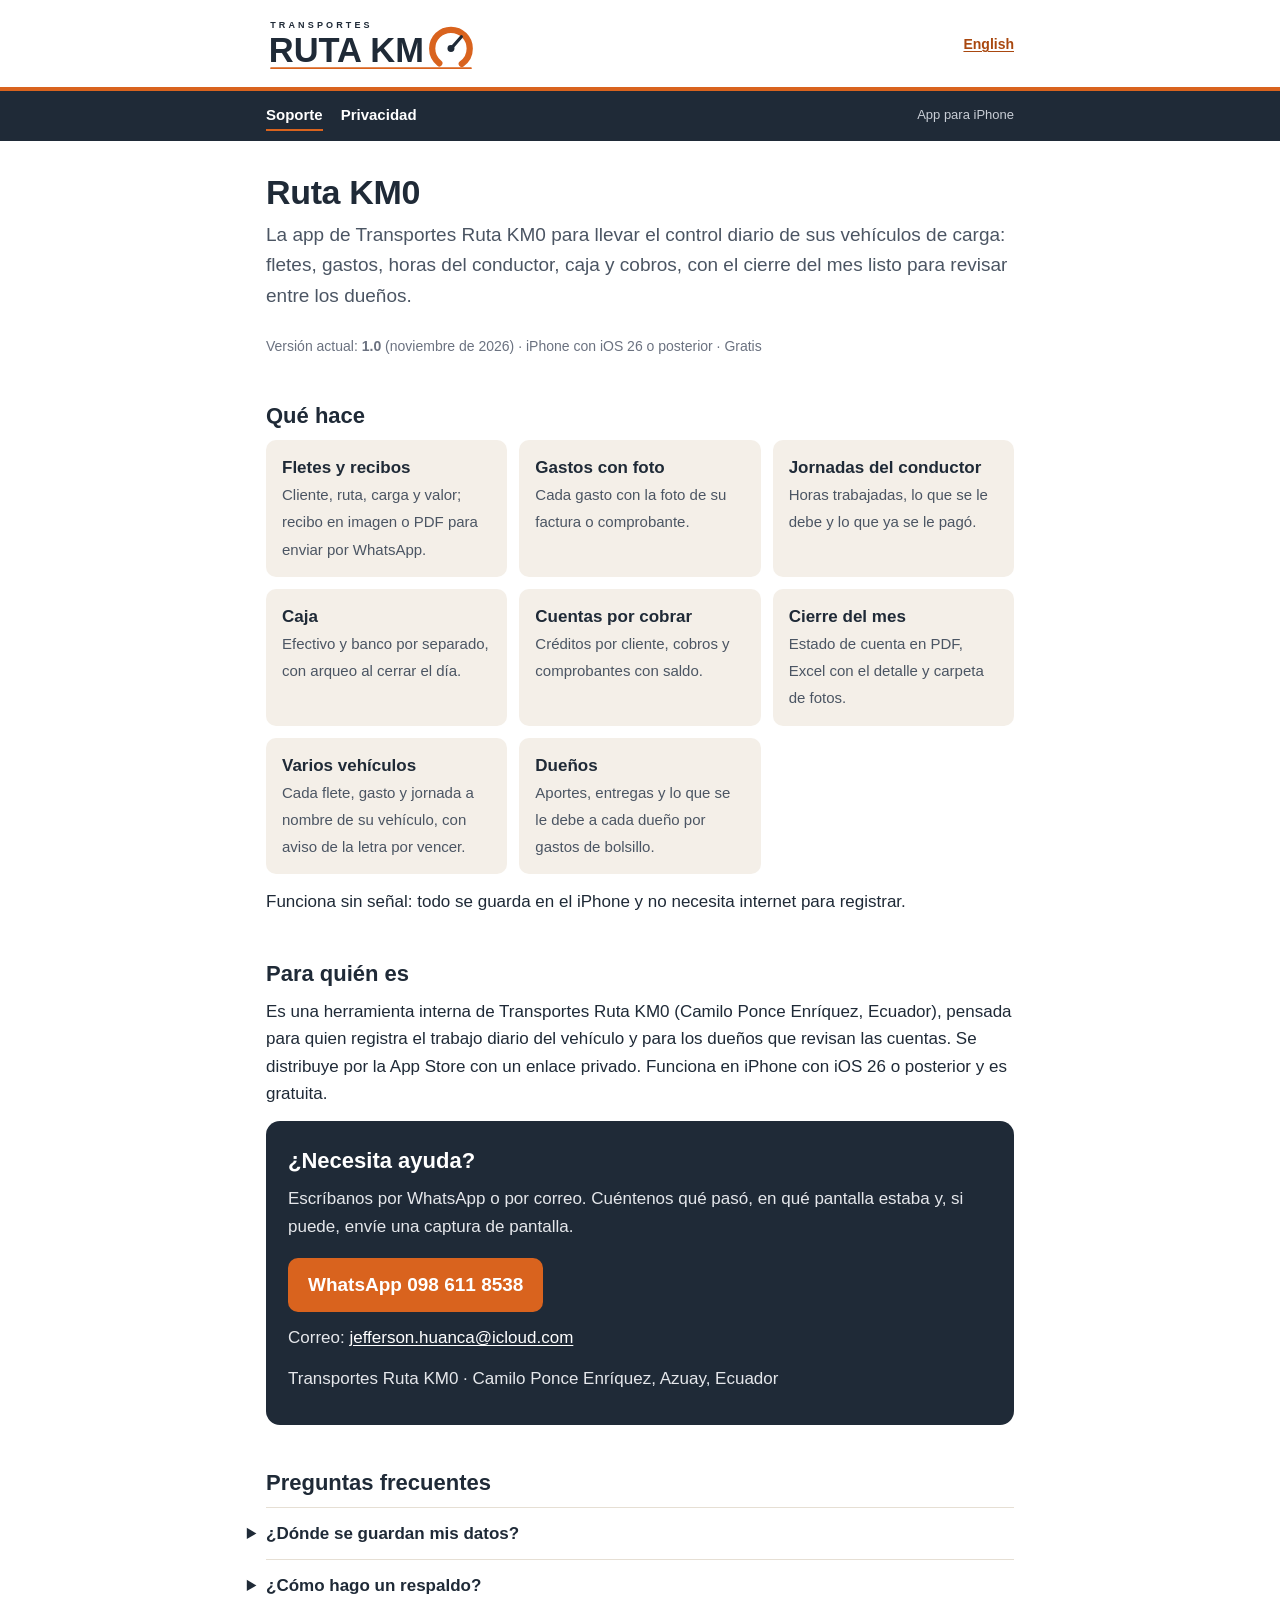
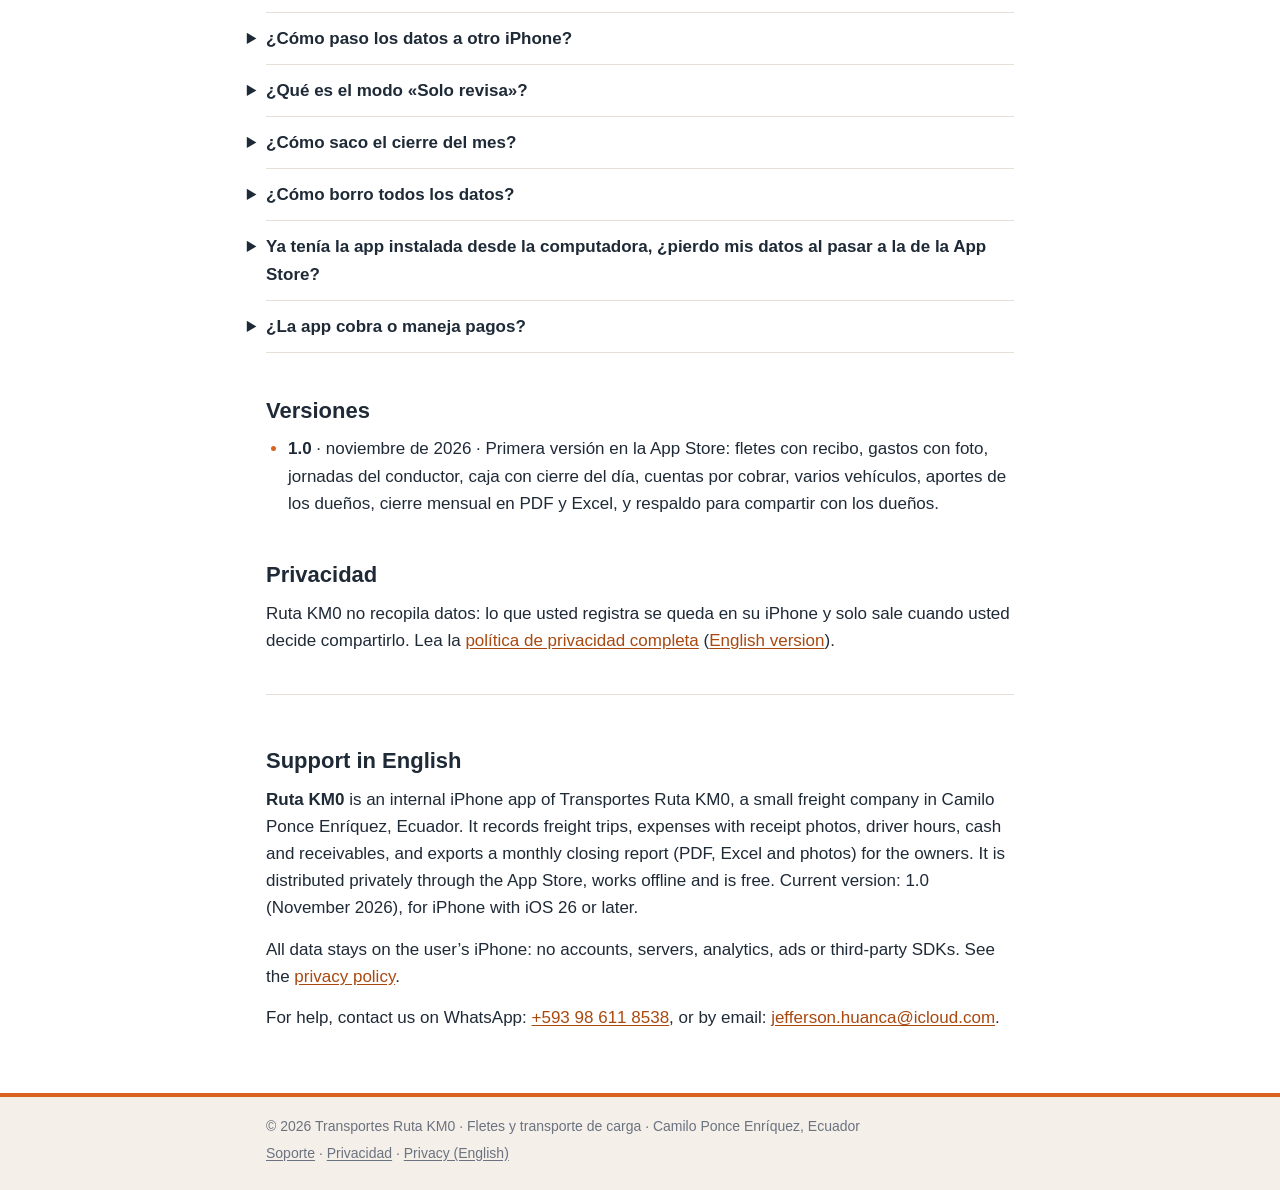
<file: index.html>
<!doctype html>
<html lang="es-EC">
<head>
<meta charset="utf-8">
<meta name="viewport" content="width=device-width, initial-scale=1">
<title>Soporte · Ruta KM0</title>
<meta name="description" content="Soporte de Ruta KM0, la app de Transportes Ruta KM0 para controlar fletes, gastos, jornadas, caja y cobros de una camioneta de carga.">
<link rel="icon" type="image/png" href="favicon.png">
<link rel="apple-touch-icon" href="apple-touch-icon.png">
<link rel="stylesheet" href="estilos.css">
</head>
<body>

<header class="cabecera">
  <div class="contenedor">
    <a href="index.html" aria-label="Ruta KM0, inicio y soporte">
      <svg class="logo" viewBox="28 64 604 152" role="img" aria-labelledby="logo-t" xmlns="http://www.w3.org/2000/svg">
        <title id="logo-t">Transportes Ruta KM0</title>
        <text x="40" y="92" font-size="26" font-weight="700" letter-spacing="9">TRANSPORTES</text>
        <text x="36" y="190" font-size="100" font-weight="900" textLength="446" lengthAdjust="spacingAndGlyphs">RUTA KM</text>
        <g transform="translate(560 152)">
          <circle r="54" fill="none" stroke="#D9631E" stroke-width="18" stroke-dasharray="268 72" stroke-dashoffset="-36" stroke-linecap="round" transform="rotate(90)"/>
          <line class="aguja" x1="0" y1="0" x2="30" y2="-34" stroke-width="9" stroke-linecap="round"/>
          <circle class="tinta" r="10"/>
        </g>
        <rect x="40" y="206" width="580" height="5" rx="2.5" fill="#D9631E"/>
      </svg>
    </a>
    <a class="idioma" href="#english" hreflang="en" lang="en">English</a>
  </div>
  <div class="filete"></div>
  <div class="barra">
    <div class="contenedor">
      <nav aria-label="Secciones">
        <a href="index.html" aria-current="page">Soporte</a>
        <a href="privacidad.html">Privacidad</a>
      </nav>
      <span class="vigencia">App para iPhone</span>
    </div>
  </div>
</header>

<main class="contenedor">
  <h1>Ruta KM0</h1>
  <p class="entrada">La app de Transportes Ruta KM0 para llevar el control diario de sus vehículos de carga: fletes, gastos, horas del conductor, caja y cobros, con el cierre del mes listo para revisar entre los dueños.</p>
  <p class="meta">Versión actual: <strong>1.0</strong> (noviembre de 2026) · iPhone con iOS 26 o posterior · Gratis</p>

  <h2 id="que-es">Qué hace</h2>
  <ul class="tarjetas">
    <li><strong>Fletes y recibos</strong><span>Cliente, ruta, carga y valor; recibo en imagen o PDF para enviar por WhatsApp.</span></li>
    <li><strong>Gastos con foto</strong><span>Cada gasto con la foto de su factura o comprobante.</span></li>
    <li><strong>Jornadas del conductor</strong><span>Horas trabajadas, lo que se le debe y lo que ya se le pagó.</span></li>
    <li><strong>Caja</strong><span>Efectivo y banco por separado, con arqueo al cerrar el día.</span></li>
    <li><strong>Cuentas por cobrar</strong><span>Créditos por cliente, cobros y comprobantes con saldo.</span></li>
    <li><strong>Cierre del mes</strong><span>Estado de cuenta en PDF, Excel con el detalle y carpeta de fotos.</span></li>
    <li><strong>Varios vehículos</strong><span>Cada flete, gasto y jornada a nombre de su vehículo, con aviso de la letra por vencer.</span></li>
    <li><strong>Dueños</strong><span>Aportes, entregas y lo que se le debe a cada dueño por gastos de bolsillo.</span></li>
  </ul>
  <p>Funciona sin señal: todo se guarda en el iPhone y no necesita internet para registrar.</p>

  <h2 id="para-quien">Para quién es</h2>
  <p>Es una herramienta interna de Transportes Ruta KM0 (Camilo Ponce Enríquez, Ecuador), pensada para quien registra el trabajo diario del vehículo y para los dueños que revisan las cuentas. Se distribuye por la App Store con un enlace privado. Funciona en iPhone con iOS 26 o posterior y es gratuita.</p>

  <section class="contacto" aria-labelledby="ayuda">
    <h2 id="ayuda">¿Necesita ayuda?</h2>
    <p>Escríbanos por WhatsApp o por correo. Cuéntenos qué pasó, en qué pantalla estaba y, si puede, envíe una captura de pantalla.</p>
    <a class="boton" href="https://wa.me/593986118538">WhatsApp 098 611 8538</a>
    <p>Correo: <a href="mailto:jefferson.huanca@icloud.com">jefferson.huanca@icloud.com</a></p>
    <p>Transportes Ruta KM0 · Camilo Ponce Enríquez, Azuay, Ecuador</p>
  </section>

  <h2 id="preguntas">Preguntas frecuentes</h2>

  <details>
    <summary>¿Dónde se guardan mis datos?</summary>
    <p>Solo en su iPhone. La app no tiene cuentas, ni servidores, ni analítica, y Transportes Ruta KM0 no recibe lo que usted registra. Los detalles están en la <a href="privacidad.html">política de privacidad</a>.</p>
  </details>

  <details>
    <summary>¿Cómo hago un respaldo?</summary>
    <p>Vaya a <span class="ruta">Más › Datos y respaldo</span>, toque «Preparar respaldo completo» y luego «Compartir respaldo». Guárdelo en Archivos (iCloud Drive) o envíelo por WhatsApp a los dueños. Recomendamos hacerlo cada semana. El archivo no tiene contraseña: compártalo solo con personas de confianza.</p>
  </details>

  <details>
    <summary>¿Cómo paso los datos a otro iPhone?</summary>
    <p>Abra el archivo ZIP del respaldo desde WhatsApp o Archivos y elija «Ruta KM0», o entre a <span class="ruta">Más › Datos y respaldo</span> › «Importar respaldo». La app muestra un resumen del contenido y pide confirmación antes de reemplazar los datos de ese teléfono.</p>
  </details>

  <details>
    <summary>¿Qué es el modo «Solo revisa»?</summary>
    <p>En <span class="ruta">Más › Puesta en marcha</span> se elige el rol del teléfono. «Registra» es para quien anota el trabajo diario; «Solo revisa» es para los dueños: oculta los botones que modifican datos y deja ver, exportar e imprimir.</p>
  </details>

  <details>
    <summary>¿Cómo saco el cierre del mes?</summary>
    <p>En la pestaña Más toque «Exportar cierre del mes», elija el mes y genere el paquete. Puede compartir el paquete completo (ZIP), solo el estado de cuenta (PDF) o solo los datos (Excel), o imprimir el estado de cuenta.</p>
  </details>

  <details>
    <summary>¿Cómo borro todos los datos?</summary>
    <p>En <span class="ruta">Más › Datos y respaldo</span> toque «Borrar todos los datos de este teléfono» y confirme dos veces. No se puede deshacer, así que haga antes un respaldo si lo va a necesitar. Desinstalar la app también borra todo lo que guardó en el iPhone.</p>
  </details>

  <details>
    <summary>Ya tenía la app instalada desde la computadora, ¿pierdo mis datos al pasar a la de la App Store?</summary>
    <p>No. La versión de la App Store se instala encima de la anterior y conserva los datos. Por precaución, haga un respaldo en <span class="ruta">Más › Datos y respaldo</span> antes de actualizar.</p>
  </details>

  <details>
    <summary>¿La app cobra o maneja pagos?</summary>
    <p>No. La app es gratuita y no procesa pagos: solo registra los cobros y pagos que se hicieron por fuera.</p>
  </details>

  <h2 id="versiones">Versiones</h2>
  <ul>
    <li><strong>1.0</strong> · noviembre de 2026 · Primera versión en la App Store: fletes con recibo, gastos con foto, jornadas del conductor, caja con cierre del día, cuentas por cobrar, varios vehículos, aportes de los dueños, cierre mensual en PDF y Excel, y respaldo para compartir con los dueños.</li>
  </ul>

  <h2 id="privacidad">Privacidad</h2>
  <p>Ruta KM0 no recopila datos: lo que usted registra se queda en su iPhone y solo sale cuando usted decide compartirlo. Lea la <a href="privacidad.html">política de privacidad completa</a> (<a href="privacy.html" hreflang="en" lang="en">English version</a>).</p>

  <section class="ingles" id="english" lang="en" aria-labelledby="en-t">
    <h2 id="en-t">Support in English</h2>
    <p><strong>Ruta KM0</strong> is an internal iPhone app of Transportes Ruta KM0, a small freight company in Camilo Ponce Enríquez, Ecuador. It records freight trips, expenses with receipt photos, driver hours, cash and receivables, and exports a monthly closing report (PDF, Excel and photos) for the owners. It is distributed privately through the App Store, works offline and is free. Current version: 1.0 (November 2026), for iPhone with iOS 26 or later.</p>
    <p>All data stays on the user’s iPhone: no accounts, servers, analytics, ads or third-party SDKs. See the <a href="privacy.html">privacy policy</a>.</p>
    <p>For help, contact us on WhatsApp: <a href="https://wa.me/593986118538">+593 98 611 8538</a>, or by email: <a href="mailto:jefferson.huanca@icloud.com">jefferson.huanca@icloud.com</a>.</p>
  </section>
</main>

<footer class="pie">
  <div class="contenedor">
    <p>© 2026 Transportes Ruta KM0 · Fletes y transporte de carga · Camilo Ponce Enríquez, Ecuador</p>
    <p><a href="index.html">Soporte</a> · <a href="privacidad.html">Privacidad</a> · <a href="privacy.html" hreflang="en" lang="en">Privacy (English)</a></p>
  </div>
</footer>

</body>
</html>
</file>
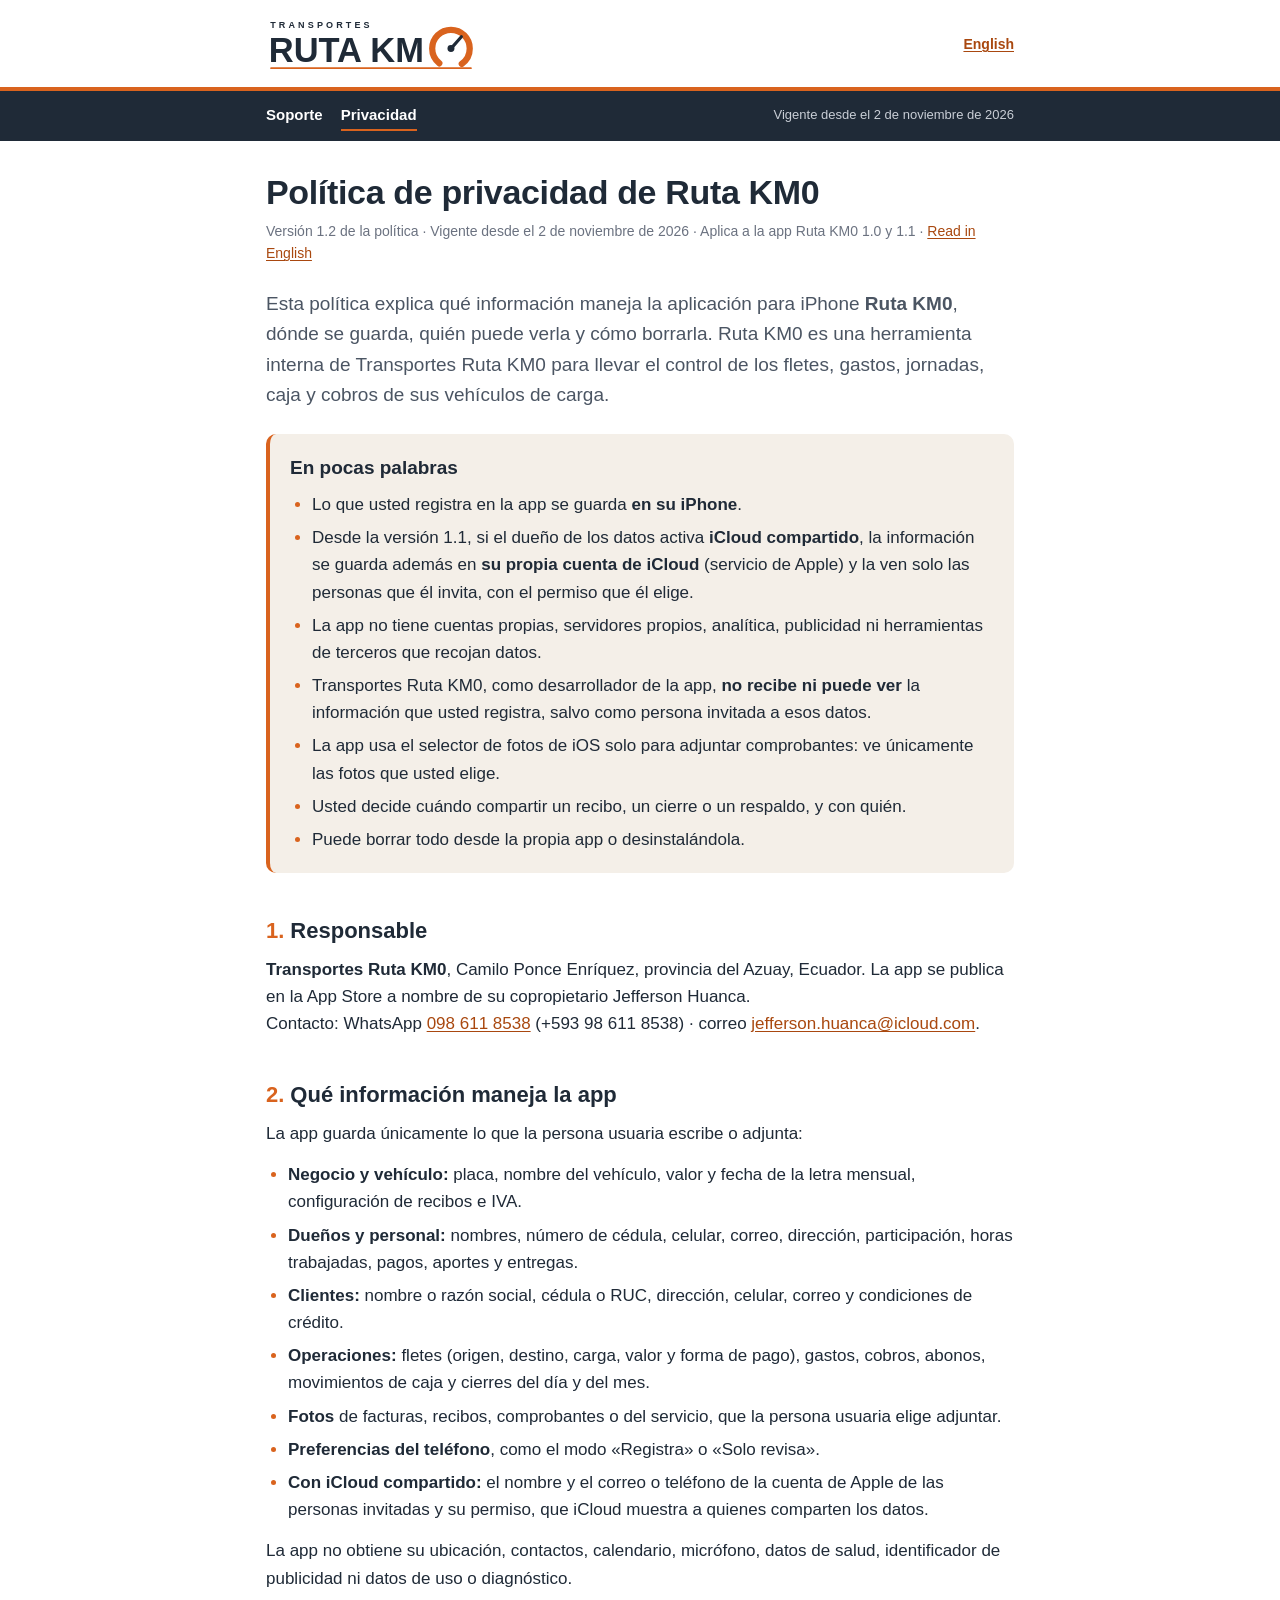
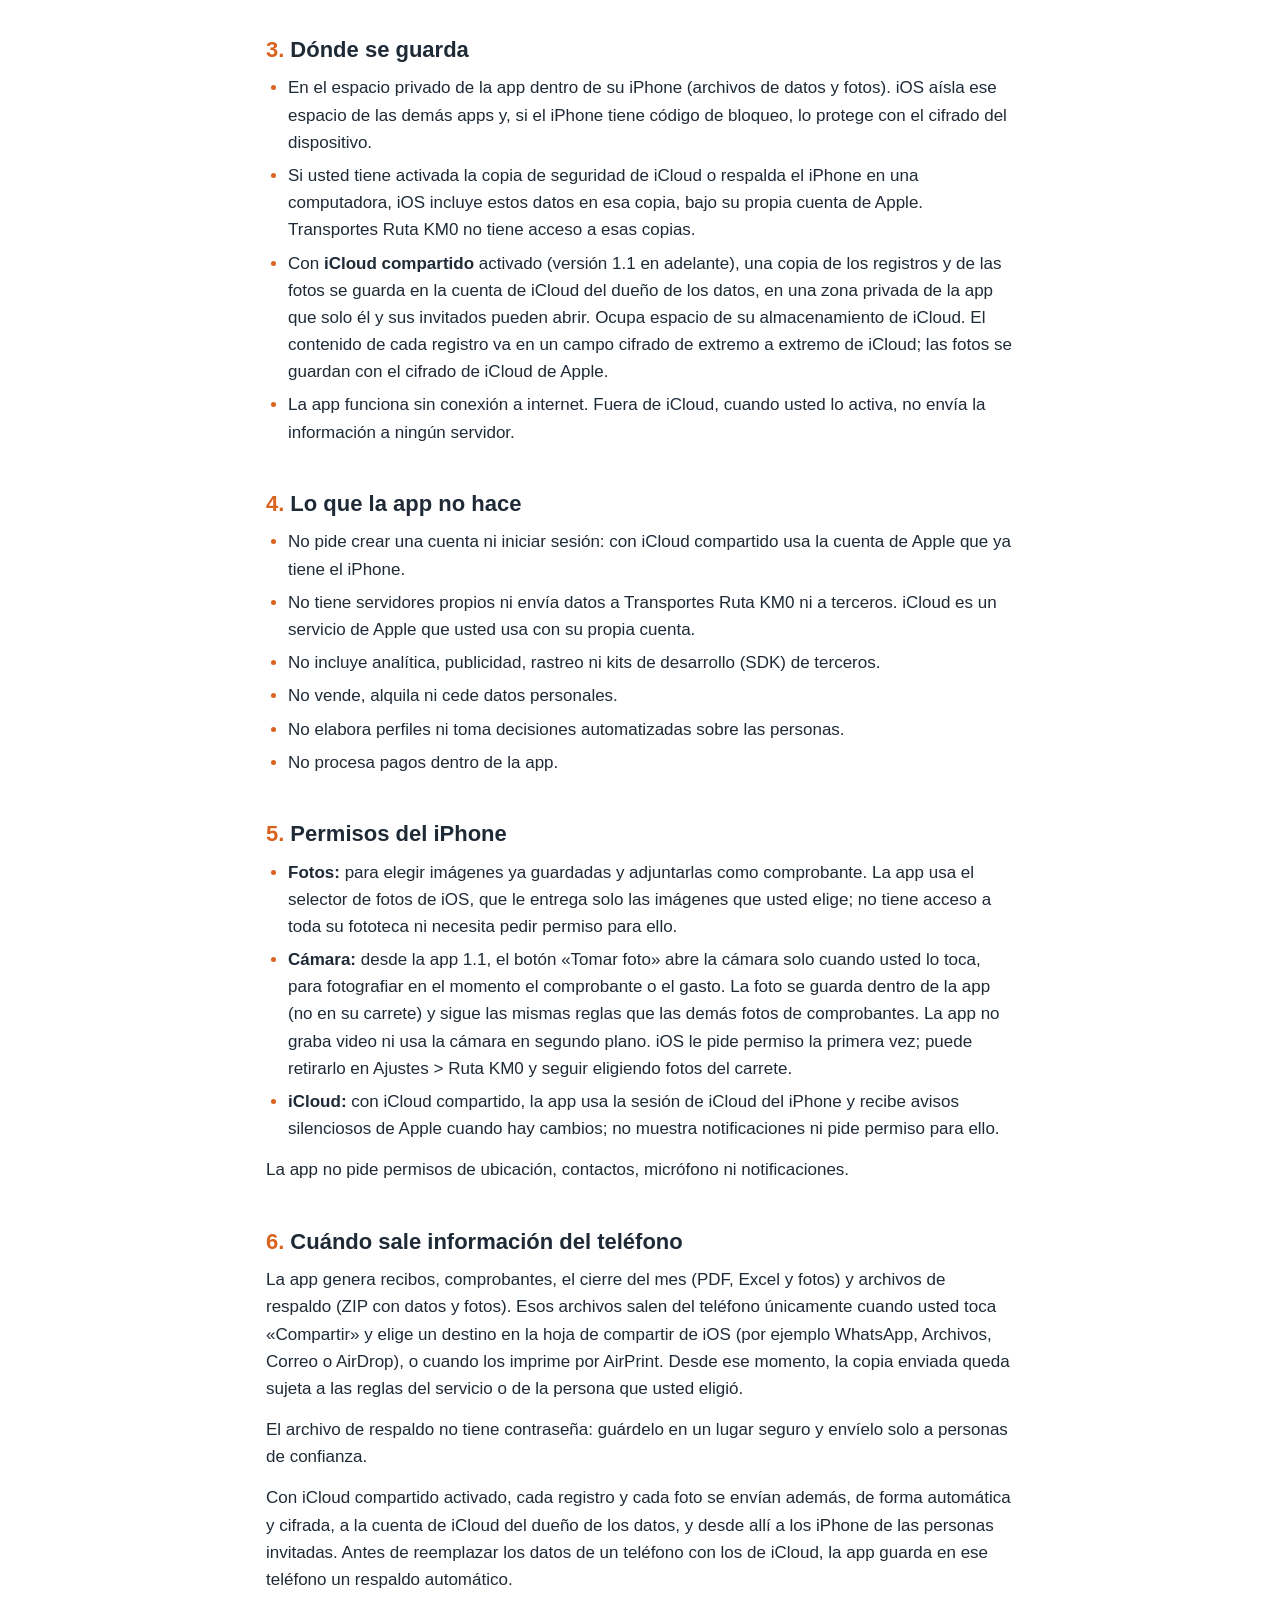
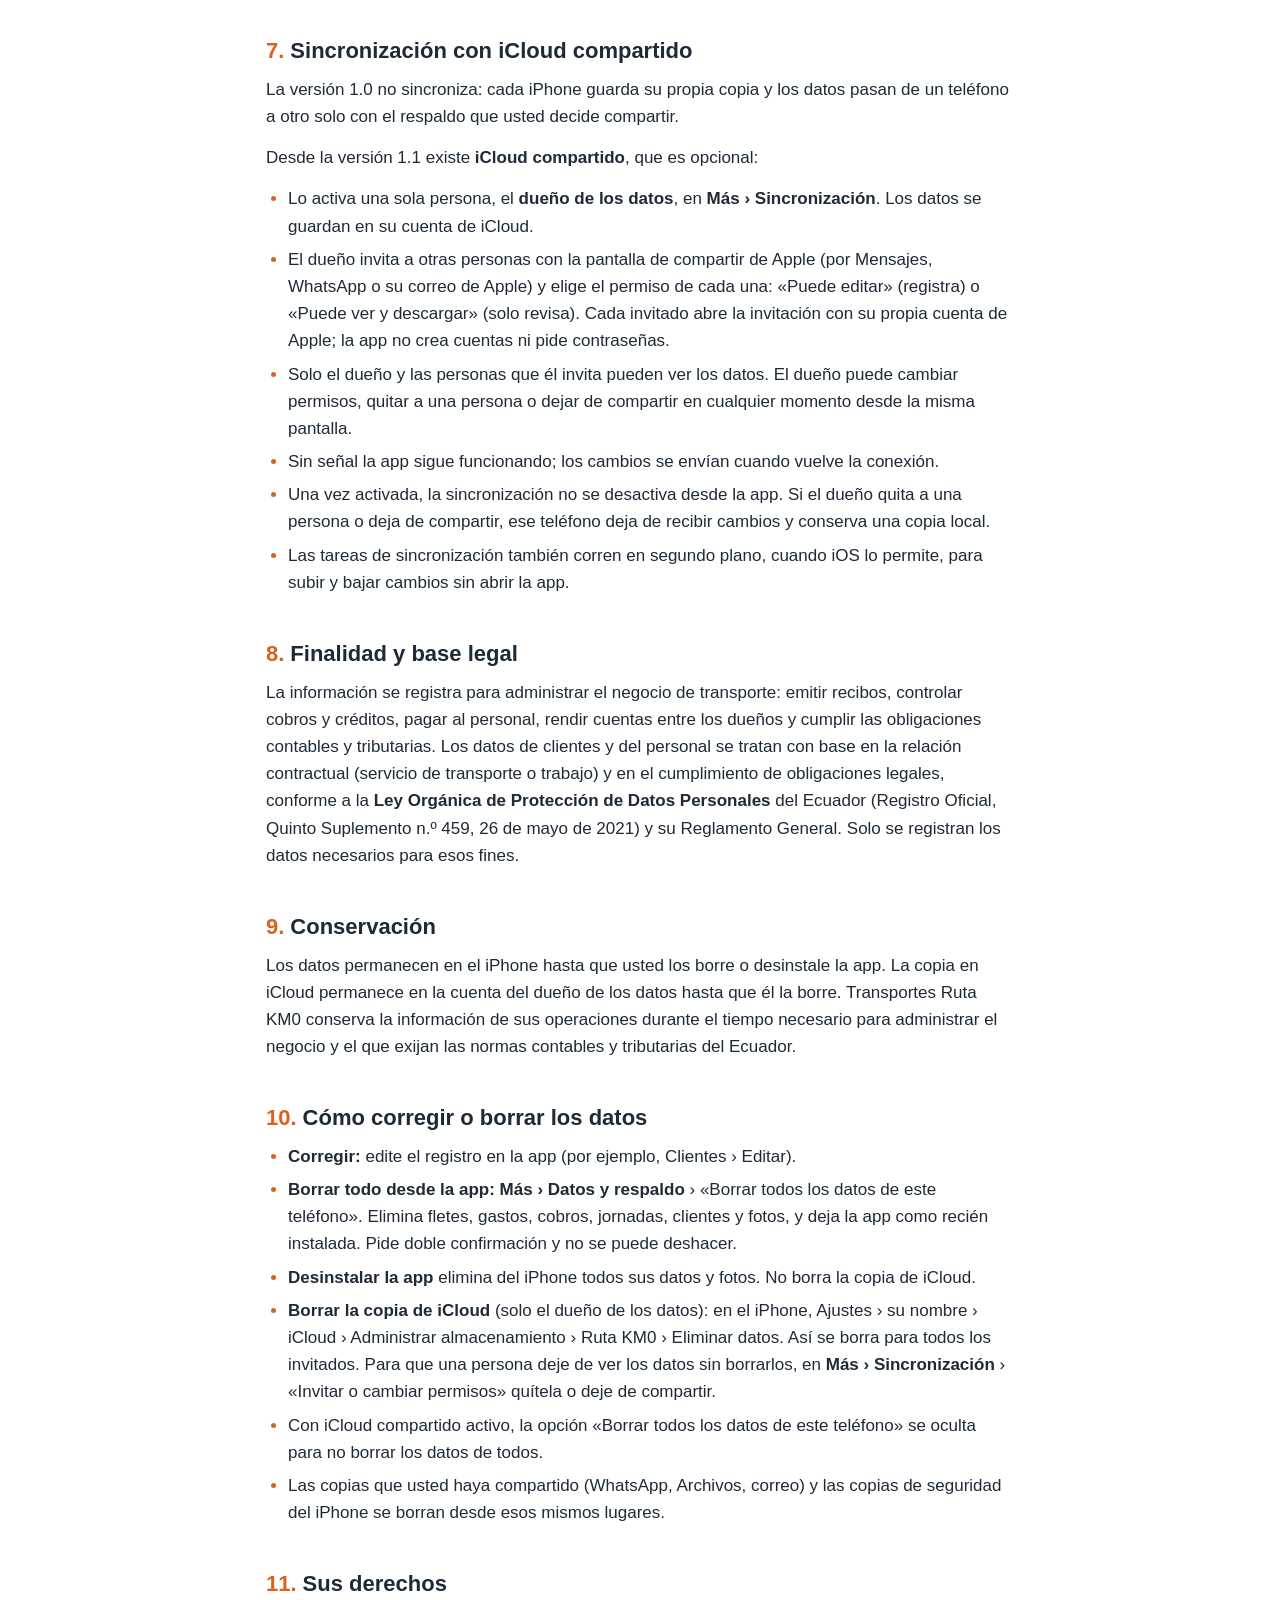
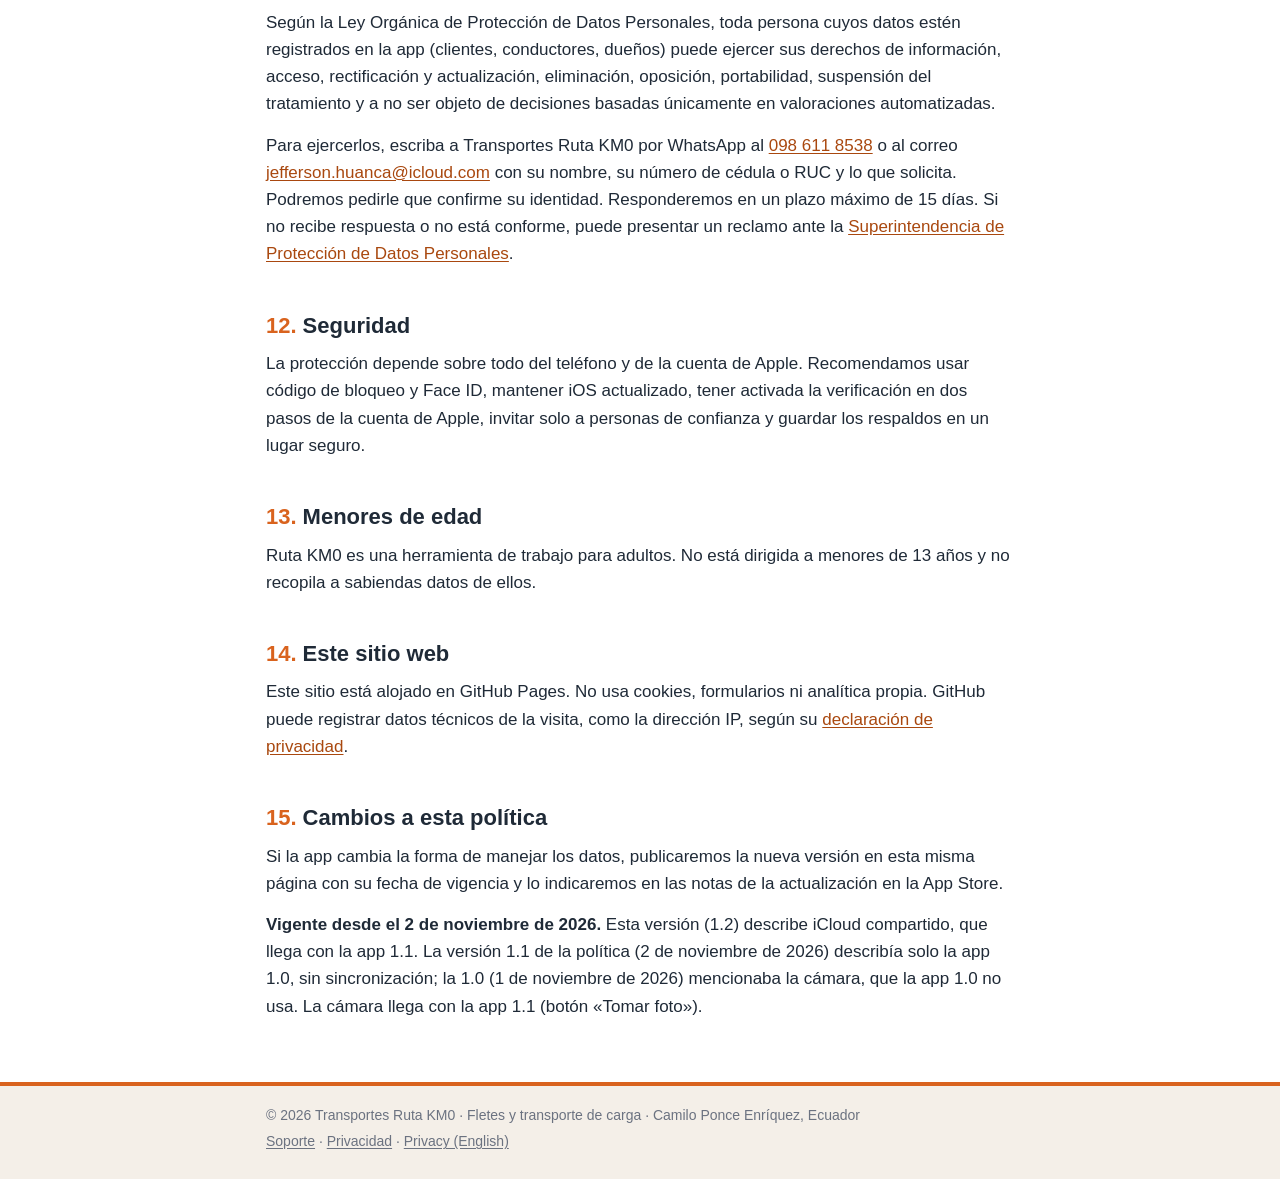
<file: privacidad.html>
<!doctype html>
<html lang="es-EC">
<head>
<meta charset="utf-8">
<meta name="viewport" content="width=device-width, initial-scale=1">
<title>Política de privacidad · Ruta KM0</title>
<meta name="description" content="Política de privacidad de la app Ruta KM0 de Transportes Ruta KM0: los datos se guardan en el iPhone y, si el dueño lo activa, en su propio iCloud compartido con las personas que invita; sin cuentas, servidores propios, analítica ni terceros.">
<link rel="alternate" hreflang="en" href="privacy.html">
<link rel="icon" type="image/png" href="favicon.png">
<link rel="apple-touch-icon" href="apple-touch-icon.png">
<link rel="stylesheet" href="estilos.css">
</head>
<body>

<header class="cabecera">
  <div class="contenedor">
    <a href="index.html" aria-label="Ruta KM0, inicio y soporte">
      <svg class="logo" viewBox="28 64 604 152" role="img" aria-labelledby="logo-t" xmlns="http://www.w3.org/2000/svg">
        <title id="logo-t">Transportes Ruta KM0</title>
        <text x="40" y="92" font-size="26" font-weight="700" letter-spacing="9">TRANSPORTES</text>
        <text x="36" y="190" font-size="100" font-weight="900" textLength="446" lengthAdjust="spacingAndGlyphs">RUTA KM</text>
        <g transform="translate(560 152)">
          <circle r="54" fill="none" stroke="#D9631E" stroke-width="18" stroke-dasharray="268 72" stroke-dashoffset="-36" stroke-linecap="round" transform="rotate(90)"/>
          <line class="aguja" x1="0" y1="0" x2="30" y2="-34" stroke-width="9" stroke-linecap="round"/>
          <circle class="tinta" r="10"/>
        </g>
        <rect x="40" y="206" width="580" height="5" rx="2.5" fill="#D9631E"/>
      </svg>
    </a>
    <a class="idioma" href="privacy.html" hreflang="en" lang="en">English</a>
  </div>
  <div class="filete"></div>
  <div class="barra">
    <div class="contenedor">
      <nav aria-label="Secciones">
        <a href="index.html">Soporte</a>
        <a href="privacidad.html" aria-current="page">Privacidad</a>
      </nav>
      <span class="vigencia">Vigente desde el 2 de noviembre de 2026</span>
    </div>
  </div>
</header>

<main class="contenedor">
  <h1>Política de privacidad de Ruta KM0</h1>
  <p class="meta">Versión 1.2 de la política · Vigente desde el 2 de noviembre de 2026 · Aplica a la app Ruta KM0 1.0 y 1.1 · <a href="privacy.html" hreflang="en" lang="en">Read in English</a></p>

  <p class="entrada">Esta política explica qué información maneja la aplicación para iPhone <strong>Ruta KM0</strong>, dónde se guarda, quién puede verla y cómo borrarla. Ruta KM0 es una herramienta interna de Transportes Ruta KM0 para llevar el control de los fletes, gastos, jornadas, caja y cobros de sus vehículos de carga.</p>

  <section class="resumen" aria-labelledby="resumen">
    <h2 id="resumen">En pocas palabras</h2>
    <ul>
      <li>Lo que usted registra en la app se guarda <strong>en su iPhone</strong>.</li>
      <li>Desde la versión 1.1, si el dueño de los datos activa <strong>iCloud compartido</strong>, la información se guarda además en <strong>su propia cuenta de iCloud</strong> (servicio de Apple) y la ven solo las personas que él invita, con el permiso que él elige.</li>
      <li>La app no tiene cuentas propias, servidores propios, analítica, publicidad ni herramientas de terceros que recojan datos.</li>
      <li>Transportes Ruta KM0, como desarrollador de la app, <strong>no recibe ni puede ver</strong> la información que usted registra, salvo como persona invitada a esos datos.</li>
      <li>La app usa el selector de fotos de iOS solo para adjuntar comprobantes: ve únicamente las fotos que usted elige.</li>
      <li>Usted decide cuándo compartir un recibo, un cierre o un respaldo, y con quién.</li>
      <li>Puede borrar todo desde la propia app o desinstalándola.</li>
    </ul>
  </section>

  <h2 id="responsable"><span class="num">1.</span>Responsable</h2>
  <p><strong>Transportes Ruta KM0</strong>, Camilo Ponce Enríquez, provincia del Azuay, Ecuador. La app se publica en la App Store a nombre de su copropietario Jefferson Huanca.<br>
  Contacto: WhatsApp <a href="https://wa.me/593986118538">098 611 8538</a> (+593 98 611 8538) · correo <a href="mailto:jefferson.huanca@icloud.com">jefferson.huanca@icloud.com</a>.</p>

  <h2 id="datos"><span class="num">2.</span>Qué información maneja la app</h2>
  <p>La app guarda únicamente lo que la persona usuaria escribe o adjunta:</p>
  <ul>
    <li><strong>Negocio y vehículo:</strong> placa, nombre del vehículo, valor y fecha de la letra mensual, configuración de recibos e IVA.</li>
    <li><strong>Dueños y personal:</strong> nombres, número de cédula, celular, correo, dirección, participación, horas trabajadas, pagos, aportes y entregas.</li>
    <li><strong>Clientes:</strong> nombre o razón social, cédula o RUC, dirección, celular, correo y condiciones de crédito.</li>
    <li><strong>Operaciones:</strong> fletes (origen, destino, carga, valor y forma de pago), gastos, cobros, abonos, movimientos de caja y cierres del día y del mes.</li>
    <li><strong>Fotos</strong> de facturas, recibos, comprobantes o del servicio, que la persona usuaria elige adjuntar.</li>
    <li><strong>Preferencias del teléfono</strong>, como el modo «Registra» o «Solo revisa».</li>
    <li><strong>Con iCloud compartido:</strong> el nombre y el correo o teléfono de la cuenta de Apple de las personas invitadas y su permiso, que iCloud muestra a quienes comparten los datos.</li>
  </ul>
  <p>La app no obtiene su ubicación, contactos, calendario, micrófono, datos de salud, identificador de publicidad ni datos de uso o diagnóstico.</p>

  <h2 id="donde"><span class="num">3.</span>Dónde se guarda</h2>
  <ul>
    <li>En el espacio privado de la app dentro de su iPhone (archivos de datos y fotos). iOS aísla ese espacio de las demás apps y, si el iPhone tiene código de bloqueo, lo protege con el cifrado del dispositivo.</li>
    <li>Si usted tiene activada la copia de seguridad de iCloud o respalda el iPhone en una computadora, iOS incluye estos datos en esa copia, bajo su propia cuenta de Apple. Transportes Ruta KM0 no tiene acceso a esas copias.</li>
    <li>Con <strong>iCloud compartido</strong> activado (versión 1.1 en adelante), una copia de los registros y de las fotos se guarda en la cuenta de iCloud del dueño de los datos, en una zona privada de la app que solo él y sus invitados pueden abrir. Ocupa espacio de su almacenamiento de iCloud. El contenido de cada registro va en un campo cifrado de extremo a extremo de iCloud; las fotos se guardan con el cifrado de iCloud de Apple.</li>
    <li>La app funciona sin conexión a internet. Fuera de iCloud, cuando usted lo activa, no envía la información a ningún servidor.</li>
  </ul>

  <h2 id="no-hace"><span class="num">4.</span>Lo que la app no hace</h2>
  <ul>
    <li>No pide crear una cuenta ni iniciar sesión: con iCloud compartido usa la cuenta de Apple que ya tiene el iPhone.</li>
    <li>No tiene servidores propios ni envía datos a Transportes Ruta KM0 ni a terceros. iCloud es un servicio de Apple que usted usa con su propia cuenta.</li>
    <li>No incluye analítica, publicidad, rastreo ni kits de desarrollo (SDK) de terceros.</li>
    <li>No vende, alquila ni cede datos personales.</li>
    <li>No elabora perfiles ni toma decisiones automatizadas sobre las personas.</li>
    <li>No procesa pagos dentro de la app.</li>
  </ul>

  <h2 id="permisos"><span class="num">5.</span>Permisos del iPhone</h2>
  <ul>
    <li><strong>Fotos:</strong> para elegir imágenes ya guardadas y adjuntarlas como comprobante. La app usa el selector de fotos de iOS, que le entrega solo las imágenes que usted elige; no tiene acceso a toda su fototeca ni necesita pedir permiso para ello.</li>
    <li><strong>Cámara:</strong> desde la app 1.1, el botón «Tomar foto» abre la cámara solo cuando usted lo toca, para fotografiar en el momento el comprobante o el gasto. La foto se guarda dentro de la app (no en su carrete) y sigue las mismas reglas que las demás fotos de comprobantes. La app no graba video ni usa la cámara en segundo plano. iOS le pide permiso la primera vez; puede retirarlo en Ajustes &gt; Ruta KM0 y seguir eligiendo fotos del carrete.</li>
    <li><strong>iCloud:</strong> con iCloud compartido, la app usa la sesión de iCloud del iPhone y recibe avisos silenciosos de Apple cuando hay cambios; no muestra notificaciones ni pide permiso para ello.</li>
  </ul>
  <p>La app no pide permisos de ubicación, contactos, micrófono ni notificaciones.</p>

  <h2 id="compartir"><span class="num">6.</span>Cuándo sale información del teléfono</h2>
  <p>La app genera recibos, comprobantes, el cierre del mes (PDF, Excel y fotos) y archivos de respaldo (ZIP con datos y fotos). Esos archivos salen del teléfono únicamente cuando usted toca «Compartir» y elige un destino en la hoja de compartir de iOS (por ejemplo WhatsApp, Archivos, Correo o AirDrop), o cuando los imprime por AirPrint. Desde ese momento, la copia enviada queda sujeta a las reglas del servicio o de la persona que usted eligió.</p>
  <p>El archivo de respaldo no tiene contraseña: guárdelo en un lugar seguro y envíelo solo a personas de confianza.</p>
  <p>Con iCloud compartido activado, cada registro y cada foto se envían además, de forma automática y cifrada, a la cuenta de iCloud del dueño de los datos, y desde allí a los iPhone de las personas invitadas. Antes de reemplazar los datos de un teléfono con los de iCloud, la app guarda en ese teléfono un respaldo automático.</p>

  <h2 id="icloud"><span class="num">7.</span>Sincronización con iCloud compartido</h2>
  <p>La versión 1.0 no sincroniza: cada iPhone guarda su propia copia y los datos pasan de un teléfono a otro solo con el respaldo que usted decide compartir.</p>
  <p>Desde la versión 1.1 existe <strong>iCloud compartido</strong>, que es opcional:</p>
  <ul>
    <li>Lo activa una sola persona, el <strong>dueño de los datos</strong>, en <span class="ruta">Más › Sincronización</span>. Los datos se guardan en su cuenta de iCloud.</li>
    <li>El dueño invita a otras personas con la pantalla de compartir de Apple (por Mensajes, WhatsApp o su correo de Apple) y elige el permiso de cada una: «Puede editar» (registra) o «Puede ver y descargar» (solo revisa). Cada invitado abre la invitación con su propia cuenta de Apple; la app no crea cuentas ni pide contraseñas.</li>
    <li>Solo el dueño y las personas que él invita pueden ver los datos. El dueño puede cambiar permisos, quitar a una persona o dejar de compartir en cualquier momento desde la misma pantalla.</li>
    <li>Sin señal la app sigue funcionando; los cambios se envían cuando vuelve la conexión.</li>
    <li>Una vez activada, la sincronización no se desactiva desde la app. Si el dueño quita a una persona o deja de compartir, ese teléfono deja de recibir cambios y conserva una copia local.</li>
    <li>Las tareas de sincronización también corren en segundo plano, cuando iOS lo permite, para subir y bajar cambios sin abrir la app.</li>
  </ul>

  <h2 id="finalidad"><span class="num">8.</span>Finalidad y base legal</h2>
  <p>La información se registra para administrar el negocio de transporte: emitir recibos, controlar cobros y créditos, pagar al personal, rendir cuentas entre los dueños y cumplir las obligaciones contables y tributarias. Los datos de clientes y del personal se tratan con base en la relación contractual (servicio de transporte o trabajo) y en el cumplimiento de obligaciones legales, conforme a la <strong>Ley Orgánica de Protección de Datos Personales</strong> del Ecuador (Registro Oficial, Quinto Suplemento n.º 459, 26 de mayo de 2021) y su Reglamento General. Solo se registran los datos necesarios para esos fines.</p>

  <h2 id="conservacion"><span class="num">9.</span>Conservación</h2>
  <p>Los datos permanecen en el iPhone hasta que usted los borre o desinstale la app. La copia en iCloud permanece en la cuenta del dueño de los datos hasta que él la borre. Transportes Ruta KM0 conserva la información de sus operaciones durante el tiempo necesario para administrar el negocio y el que exijan las normas contables y tributarias del Ecuador.</p>

  <h2 id="borrar"><span class="num">10.</span>Cómo corregir o borrar los datos</h2>
  <ul>
    <li><strong>Corregir:</strong> edite el registro en la app (por ejemplo, Clientes › Editar).</li>
    <li><strong>Borrar todo desde la app:</strong> <span class="ruta">Más › Datos y respaldo</span> › «Borrar todos los datos de este teléfono». Elimina fletes, gastos, cobros, jornadas, clientes y fotos, y deja la app como recién instalada. Pide doble confirmación y no se puede deshacer.</li>
    <li><strong>Desinstalar la app</strong> elimina del iPhone todos sus datos y fotos. No borra la copia de iCloud.</li>
    <li><strong>Borrar la copia de iCloud</strong> (solo el dueño de los datos): en el iPhone, Ajustes › su nombre › iCloud › Administrar almacenamiento › Ruta KM0 › Eliminar datos. Así se borra para todos los invitados. Para que una persona deje de ver los datos sin borrarlos, en <span class="ruta">Más › Sincronización</span> › «Invitar o cambiar permisos» quítela o deje de compartir.</li>
    <li>Con iCloud compartido activo, la opción «Borrar todos los datos de este teléfono» se oculta para no borrar los datos de todos.</li>
    <li>Las copias que usted haya compartido (WhatsApp, Archivos, correo) y las copias de seguridad del iPhone se borran desde esos mismos lugares.</li>
  </ul>

  <h2 id="derechos"><span class="num">11.</span>Sus derechos</h2>
  <p>Según la Ley Orgánica de Protección de Datos Personales, toda persona cuyos datos estén registrados en la app (clientes, conductores, dueños) puede ejercer sus derechos de información, acceso, rectificación y actualización, eliminación, oposición, portabilidad, suspensión del tratamiento y a no ser objeto de decisiones basadas únicamente en valoraciones automatizadas.</p>
  <p>Para ejercerlos, escriba a Transportes Ruta KM0 por WhatsApp al <a href="https://wa.me/593986118538">098 611 8538</a> o al correo <a href="mailto:jefferson.huanca@icloud.com">jefferson.huanca@icloud.com</a> con su nombre, su número de cédula o RUC y lo que solicita. Podremos pedirle que confirme su identidad. Responderemos en un plazo máximo de 15 días. Si no recibe respuesta o no está conforme, puede presentar un reclamo ante la <a href="https://www.spdp.gob.ec/">Superintendencia de Protección de Datos Personales</a>.</p>

  <h2 id="seguridad"><span class="num">12.</span>Seguridad</h2>
  <p>La protección depende sobre todo del teléfono y de la cuenta de Apple. Recomendamos usar código de bloqueo y Face ID, mantener iOS actualizado, tener activada la verificación en dos pasos de la cuenta de Apple, invitar solo a personas de confianza y guardar los respaldos en un lugar seguro.</p>

  <h2 id="menores"><span class="num">13.</span>Menores de edad</h2>
  <p>Ruta KM0 es una herramienta de trabajo para adultos. No está dirigida a menores de 13 años y no recopila a sabiendas datos de ellos.</p>

  <h2 id="sitio"><span class="num">14.</span>Este sitio web</h2>
  <p>Este sitio está alojado en GitHub Pages. No usa cookies, formularios ni analítica propia. GitHub puede registrar datos técnicos de la visita, como la dirección IP, según su <a href="https://docs.github.com/es/site-policy/privacy-policies/github-general-privacy-statement">declaración de privacidad</a>.</p>

  <h2 id="cambios"><span class="num">15.</span>Cambios a esta política</h2>
  <p>Si la app cambia la forma de manejar los datos, publicaremos la nueva versión en esta misma página con su fecha de vigencia y lo indicaremos en las notas de la actualización en la App Store.</p>
  <p><strong>Vigente desde el 2 de noviembre de 2026.</strong> Esta versión (1.2) describe iCloud compartido, que llega con la app 1.1. La versión 1.1 de la política (2 de noviembre de 2026) describía solo la app 1.0, sin sincronización; la 1.0 (1 de noviembre de 2026) mencionaba la cámara, que la app 1.0 no usa. La cámara llega con la app 1.1 (botón «Tomar foto»).</p>
</main>

<footer class="pie">
  <div class="contenedor">
    <p>© 2026 Transportes Ruta KM0 · Fletes y transporte de carga · Camilo Ponce Enríquez, Ecuador</p>
    <p><a href="index.html">Soporte</a> · <a href="privacidad.html">Privacidad</a> · <a href="privacy.html" hreflang="en" lang="en">Privacy (English)</a></p>
  </div>
</footer>

</body>
</html>
</file>
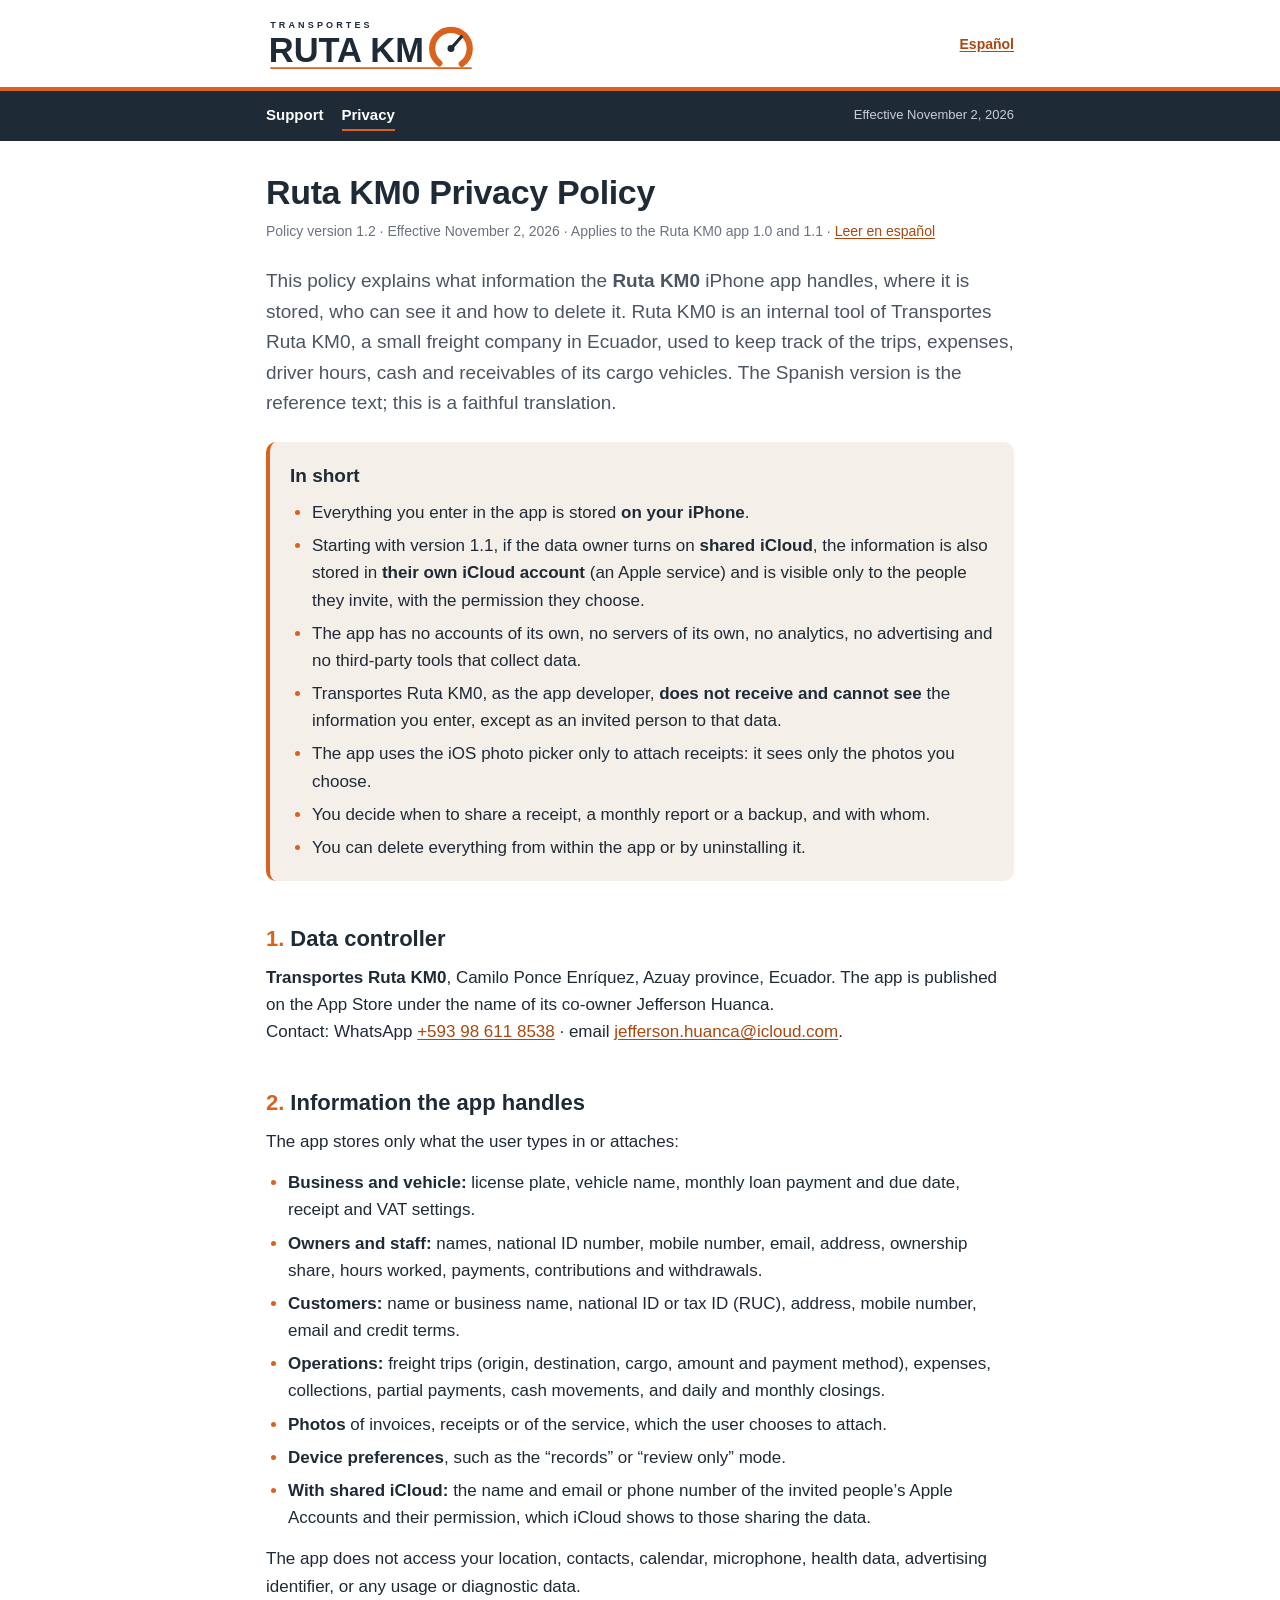
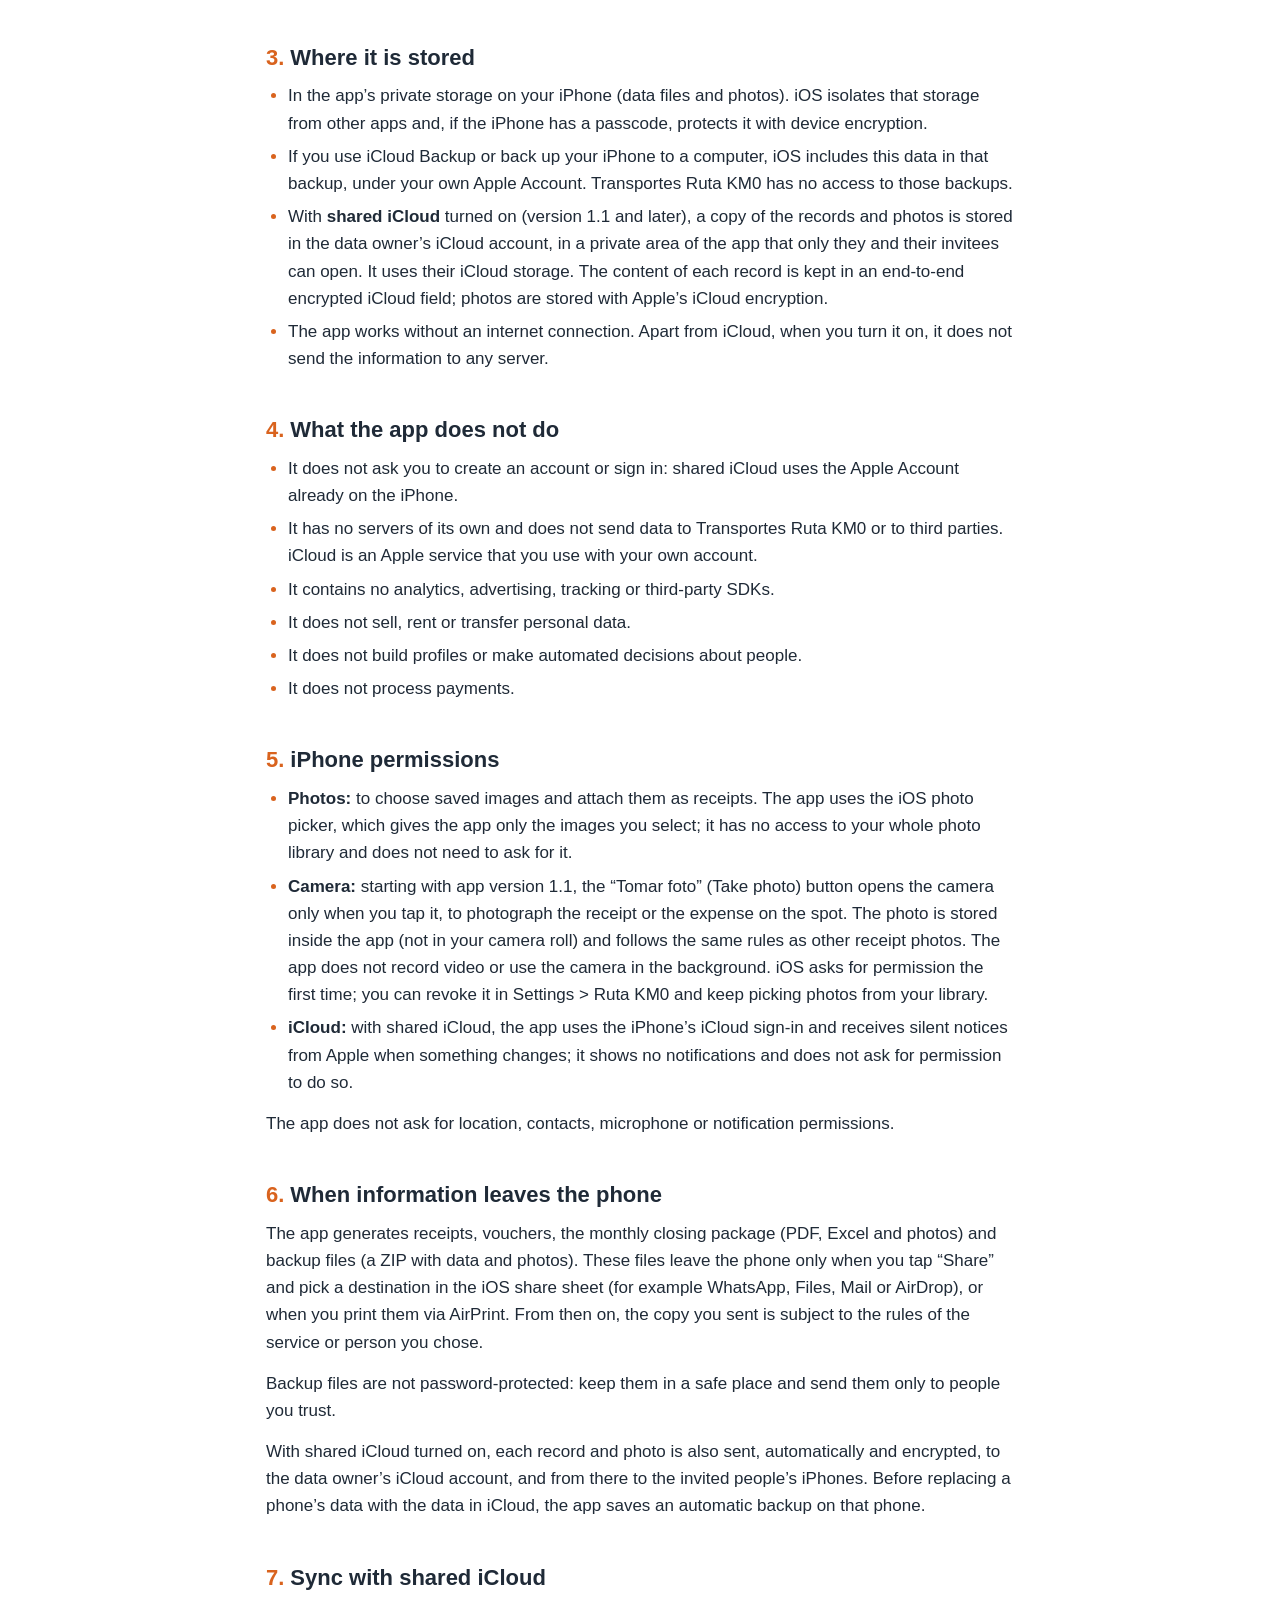
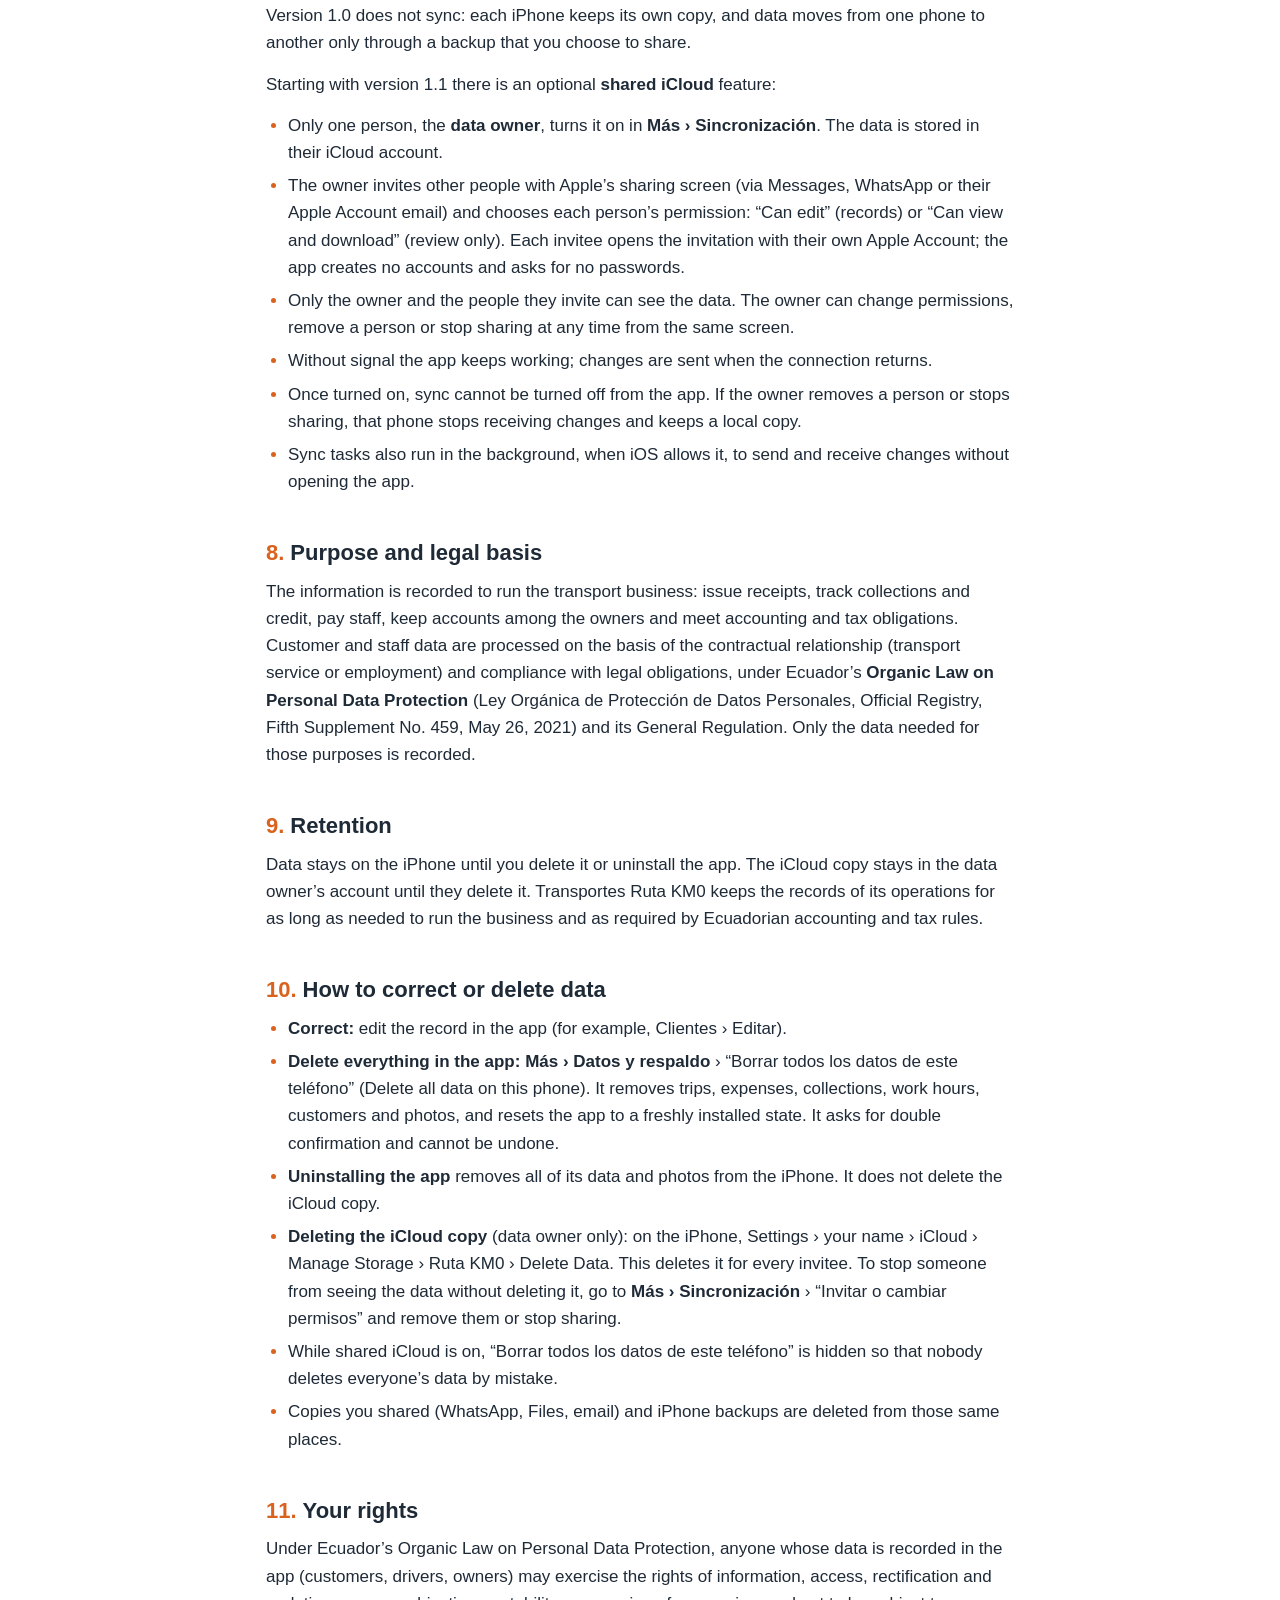
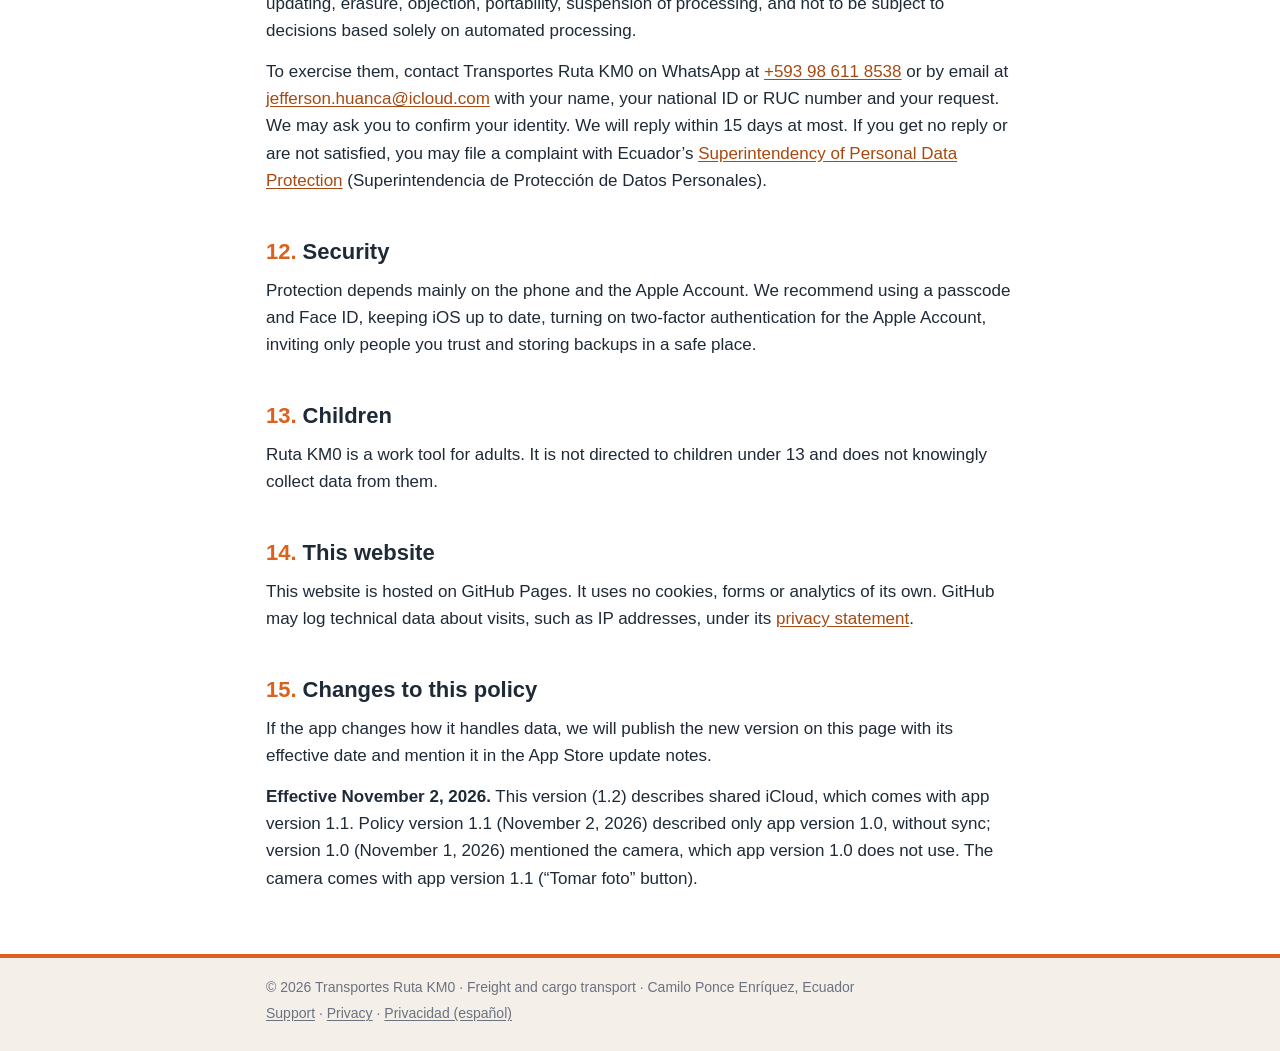
<file: privacy.html>
<!doctype html>
<html lang="en">
<head>
<meta charset="utf-8">
<meta name="viewport" content="width=device-width, initial-scale=1">
<title>Privacy Policy · Ruta KM0</title>
<meta name="description" content="Privacy policy of the Ruta KM0 app by Transportes Ruta KM0: data is stored on the iPhone and, if the data owner turns it on, in their own iCloud account shared with the people they invite; no accounts, own servers, analytics or third parties.">
<link rel="alternate" hreflang="es" href="privacidad.html">
<link rel="icon" type="image/png" href="favicon.png">
<link rel="apple-touch-icon" href="apple-touch-icon.png">
<link rel="stylesheet" href="estilos.css">
</head>
<body>

<header class="cabecera">
  <div class="contenedor">
    <a href="index.html" aria-label="Ruta KM0, home and support">
      <svg class="logo" viewBox="28 64 604 152" role="img" aria-labelledby="logo-t" xmlns="http://www.w3.org/2000/svg">
        <title id="logo-t">Transportes Ruta KM0</title>
        <text x="40" y="92" font-size="26" font-weight="700" letter-spacing="9">TRANSPORTES</text>
        <text x="36" y="190" font-size="100" font-weight="900" textLength="446" lengthAdjust="spacingAndGlyphs">RUTA KM</text>
        <g transform="translate(560 152)">
          <circle r="54" fill="none" stroke="#D9631E" stroke-width="18" stroke-dasharray="268 72" stroke-dashoffset="-36" stroke-linecap="round" transform="rotate(90)"/>
          <line class="aguja" x1="0" y1="0" x2="30" y2="-34" stroke-width="9" stroke-linecap="round"/>
          <circle class="tinta" r="10"/>
        </g>
        <rect x="40" y="206" width="580" height="5" rx="2.5" fill="#D9631E"/>
      </svg>
    </a>
    <a class="idioma" href="privacidad.html" hreflang="es" lang="es">Español</a>
  </div>
  <div class="filete"></div>
  <div class="barra">
    <div class="contenedor">
      <nav aria-label="Sections">
        <a href="index.html#english">Support</a>
        <a href="privacy.html" aria-current="page">Privacy</a>
      </nav>
      <span class="vigencia">Effective November 2, 2026</span>
    </div>
  </div>
</header>

<main class="contenedor">
  <h1>Ruta KM0 Privacy Policy</h1>
  <p class="meta">Policy version 1.2 · Effective November 2, 2026 · Applies to the Ruta KM0 app 1.0 and 1.1 · <a href="privacidad.html" hreflang="es" lang="es">Leer en español</a></p>

  <p class="entrada">This policy explains what information the <strong>Ruta KM0</strong> iPhone app handles, where it is stored, who can see it and how to delete it. Ruta KM0 is an internal tool of Transportes Ruta KM0, a small freight company in Ecuador, used to keep track of the trips, expenses, driver hours, cash and receivables of its cargo vehicles. The Spanish version is the reference text; this is a faithful translation.</p>

  <section class="resumen" aria-labelledby="summary">
    <h2 id="summary">In short</h2>
    <ul>
      <li>Everything you enter in the app is stored <strong>on your iPhone</strong>.</li>
      <li>Starting with version 1.1, if the data owner turns on <strong>shared iCloud</strong>, the information is also stored in <strong>their own iCloud account</strong> (an Apple service) and is visible only to the people they invite, with the permission they choose.</li>
      <li>The app has no accounts of its own, no servers of its own, no analytics, no advertising and no third-party tools that collect data.</li>
      <li>Transportes Ruta KM0, as the app developer, <strong>does not receive and cannot see</strong> the information you enter, except as an invited person to that data.</li>
      <li>The app uses the iOS photo picker only to attach receipts: it sees only the photos you choose.</li>
      <li>You decide when to share a receipt, a monthly report or a backup, and with whom.</li>
      <li>You can delete everything from within the app or by uninstalling it.</li>
    </ul>
  </section>

  <h2 id="controller"><span class="num">1.</span>Data controller</h2>
  <p><strong>Transportes Ruta KM0</strong>, Camilo Ponce Enríquez, Azuay province, Ecuador. The app is published on the App Store under the name of its co-owner Jefferson Huanca.<br>
  Contact: WhatsApp <a href="https://wa.me/593986118538">+593 98 611 8538</a> · email <a href="mailto:jefferson.huanca@icloud.com">jefferson.huanca@icloud.com</a>.</p>

  <h2 id="data"><span class="num">2.</span>Information the app handles</h2>
  <p>The app stores only what the user types in or attaches:</p>
  <ul>
    <li><strong>Business and vehicle:</strong> license plate, vehicle name, monthly loan payment and due date, receipt and VAT settings.</li>
    <li><strong>Owners and staff:</strong> names, national ID number, mobile number, email, address, ownership share, hours worked, payments, contributions and withdrawals.</li>
    <li><strong>Customers:</strong> name or business name, national ID or tax ID (RUC), address, mobile number, email and credit terms.</li>
    <li><strong>Operations:</strong> freight trips (origin, destination, cargo, amount and payment method), expenses, collections, partial payments, cash movements, and daily and monthly closings.</li>
    <li><strong>Photos</strong> of invoices, receipts or of the service, which the user chooses to attach.</li>
    <li><strong>Device preferences</strong>, such as the “records” or “review only” mode.</li>
    <li><strong>With shared iCloud:</strong> the name and email or phone number of the invited people’s Apple Accounts and their permission, which iCloud shows to those sharing the data.</li>
  </ul>
  <p>The app does not access your location, contacts, calendar, microphone, health data, advertising identifier, or any usage or diagnostic data.</p>

  <h2 id="storage"><span class="num">3.</span>Where it is stored</h2>
  <ul>
    <li>In the app’s private storage on your iPhone (data files and photos). iOS isolates that storage from other apps and, if the iPhone has a passcode, protects it with device encryption.</li>
    <li>If you use iCloud Backup or back up your iPhone to a computer, iOS includes this data in that backup, under your own Apple Account. Transportes Ruta KM0 has no access to those backups.</li>
    <li>With <strong>shared iCloud</strong> turned on (version 1.1 and later), a copy of the records and photos is stored in the data owner’s iCloud account, in a private area of the app that only they and their invitees can open. It uses their iCloud storage. The content of each record is kept in an end-to-end encrypted iCloud field; photos are stored with Apple’s iCloud encryption.</li>
    <li>The app works without an internet connection. Apart from iCloud, when you turn it on, it does not send the information to any server.</li>
  </ul>

  <h2 id="does-not"><span class="num">4.</span>What the app does not do</h2>
  <ul>
    <li>It does not ask you to create an account or sign in: shared iCloud uses the Apple Account already on the iPhone.</li>
    <li>It has no servers of its own and does not send data to Transportes Ruta KM0 or to third parties. iCloud is an Apple service that you use with your own account.</li>
    <li>It contains no analytics, advertising, tracking or third-party SDKs.</li>
    <li>It does not sell, rent or transfer personal data.</li>
    <li>It does not build profiles or make automated decisions about people.</li>
    <li>It does not process payments.</li>
  </ul>

  <h2 id="permissions"><span class="num">5.</span>iPhone permissions</h2>
  <ul>
    <li><strong>Photos:</strong> to choose saved images and attach them as receipts. The app uses the iOS photo picker, which gives the app only the images you select; it has no access to your whole photo library and does not need to ask for it.</li>
    <li><strong>Camera:</strong> starting with app version 1.1, the “Tomar foto” (Take photo) button opens the camera only when you tap it, to photograph the receipt or the expense on the spot. The photo is stored inside the app (not in your camera roll) and follows the same rules as other receipt photos. The app does not record video or use the camera in the background. iOS asks for permission the first time; you can revoke it in Settings &gt; Ruta KM0 and keep picking photos from your library.</li>
    <li><strong>iCloud:</strong> with shared iCloud, the app uses the iPhone’s iCloud sign-in and receives silent notices from Apple when something changes; it shows no notifications and does not ask for permission to do so.</li>
  </ul>
  <p>The app does not ask for location, contacts, microphone or notification permissions.</p>

  <h2 id="sharing"><span class="num">6.</span>When information leaves the phone</h2>
  <p>The app generates receipts, vouchers, the monthly closing package (PDF, Excel and photos) and backup files (a ZIP with data and photos). These files leave the phone only when you tap “Share” and pick a destination in the iOS share sheet (for example WhatsApp, Files, Mail or AirDrop), or when you print them via AirPrint. From then on, the copy you sent is subject to the rules of the service or person you chose.</p>
  <p>Backup files are not password-protected: keep them in a safe place and send them only to people you trust.</p>
  <p>With shared iCloud turned on, each record and photo is also sent, automatically and encrypted, to the data owner’s iCloud account, and from there to the invited people’s iPhones. Before replacing a phone’s data with the data in iCloud, the app saves an automatic backup on that phone.</p>

  <h2 id="icloud"><span class="num">7.</span>Sync with shared iCloud</h2>
  <p>Version 1.0 does not sync: each iPhone keeps its own copy, and data moves from one phone to another only through a backup that you choose to share.</p>
  <p>Starting with version 1.1 there is an optional <strong>shared iCloud</strong> feature:</p>
  <ul>
    <li>Only one person, the <strong>data owner</strong>, turns it on in <span class="ruta">Más › Sincronización</span>. The data is stored in their iCloud account.</li>
    <li>The owner invites other people with Apple’s sharing screen (via Messages, WhatsApp or their Apple Account email) and chooses each person’s permission: “Can edit” (records) or “Can view and download” (review only). Each invitee opens the invitation with their own Apple Account; the app creates no accounts and asks for no passwords.</li>
    <li>Only the owner and the people they invite can see the data. The owner can change permissions, remove a person or stop sharing at any time from the same screen.</li>
    <li>Without signal the app keeps working; changes are sent when the connection returns.</li>
    <li>Once turned on, sync cannot be turned off from the app. If the owner removes a person or stops sharing, that phone stops receiving changes and keeps a local copy.</li>
    <li>Sync tasks also run in the background, when iOS allows it, to send and receive changes without opening the app.</li>
  </ul>

  <h2 id="purpose"><span class="num">8.</span>Purpose and legal basis</h2>
  <p>The information is recorded to run the transport business: issue receipts, track collections and credit, pay staff, keep accounts among the owners and meet accounting and tax obligations. Customer and staff data are processed on the basis of the contractual relationship (transport service or employment) and compliance with legal obligations, under Ecuador’s <strong>Organic Law on Personal Data Protection</strong> (Ley Orgánica de Protección de Datos Personales, Official Registry, Fifth Supplement No. 459, May 26, 2021) and its General Regulation. Only the data needed for those purposes is recorded.</p>

  <h2 id="retention"><span class="num">9.</span>Retention</h2>
  <p>Data stays on the iPhone until you delete it or uninstall the app. The iCloud copy stays in the data owner’s account until they delete it. Transportes Ruta KM0 keeps the records of its operations for as long as needed to run the business and as required by Ecuadorian accounting and tax rules.</p>

  <h2 id="delete"><span class="num">10.</span>How to correct or delete data</h2>
  <ul>
    <li><strong>Correct:</strong> edit the record in the app (for example, Clientes › Editar).</li>
    <li><strong>Delete everything in the app:</strong> <span class="ruta">Más › Datos y respaldo</span> › “Borrar todos los datos de este teléfono” (Delete all data on this phone). It removes trips, expenses, collections, work hours, customers and photos, and resets the app to a freshly installed state. It asks for double confirmation and cannot be undone.</li>
    <li><strong>Uninstalling the app</strong> removes all of its data and photos from the iPhone. It does not delete the iCloud copy.</li>
    <li><strong>Deleting the iCloud copy</strong> (data owner only): on the iPhone, Settings › your name › iCloud › Manage Storage › Ruta KM0 › Delete Data. This deletes it for every invitee. To stop someone from seeing the data without deleting it, go to <span class="ruta">Más › Sincronización</span> › “Invitar o cambiar permisos” and remove them or stop sharing.</li>
    <li>While shared iCloud is on, “Borrar todos los datos de este teléfono” is hidden so that nobody deletes everyone’s data by mistake.</li>
    <li>Copies you shared (WhatsApp, Files, email) and iPhone backups are deleted from those same places.</li>
  </ul>

  <h2 id="rights"><span class="num">11.</span>Your rights</h2>
  <p>Under Ecuador’s Organic Law on Personal Data Protection, anyone whose data is recorded in the app (customers, drivers, owners) may exercise the rights of information, access, rectification and updating, erasure, objection, portability, suspension of processing, and not to be subject to decisions based solely on automated processing.</p>
  <p>To exercise them, contact Transportes Ruta KM0 on WhatsApp at <a href="https://wa.me/593986118538">+593 98 611 8538</a> or by email at <a href="mailto:jefferson.huanca@icloud.com">jefferson.huanca@icloud.com</a> with your name, your national ID or RUC number and your request. We may ask you to confirm your identity. We will reply within 15 days at most. If you get no reply or are not satisfied, you may file a complaint with Ecuador’s <a href="https://www.spdp.gob.ec/">Superintendency of Personal Data Protection</a> (Superintendencia de Protección de Datos Personales).</p>

  <h2 id="security"><span class="num">12.</span>Security</h2>
  <p>Protection depends mainly on the phone and the Apple Account. We recommend using a passcode and Face ID, keeping iOS up to date, turning on two-factor authentication for the Apple Account, inviting only people you trust and storing backups in a safe place.</p>

  <h2 id="children"><span class="num">13.</span>Children</h2>
  <p>Ruta KM0 is a work tool for adults. It is not directed to children under 13 and does not knowingly collect data from them.</p>

  <h2 id="website"><span class="num">14.</span>This website</h2>
  <p>This website is hosted on GitHub Pages. It uses no cookies, forms or analytics of its own. GitHub may log technical data about visits, such as IP addresses, under its <a href="https://docs.github.com/en/site-policy/privacy-policies/github-general-privacy-statement">privacy statement</a>.</p>

  <h2 id="changes"><span class="num">15.</span>Changes to this policy</h2>
  <p>If the app changes how it handles data, we will publish the new version on this page with its effective date and mention it in the App Store update notes.</p>
  <p><strong>Effective November 2, 2026.</strong> This version (1.2) describes shared iCloud, which comes with app version 1.1. Policy version 1.1 (November 2, 2026) described only app version 1.0, without sync; version 1.0 (November 1, 2026) mentioned the camera, which app version 1.0 does not use. The camera comes with app version 1.1 (“Tomar foto” button).</p>
</main>

<footer class="pie">
  <div class="contenedor">
    <p>© 2026 Transportes Ruta KM0 · Freight and cargo transport · Camilo Ponce Enríquez, Ecuador</p>
    <p><a href="index.html#english">Support</a> · <a href="privacy.html">Privacy</a> · <a href="privacidad.html" hreflang="es" lang="es">Privacidad (español)</a></p>
  </div>
</footer>

</body>
</html>
</file>
<file: estilos.css>
/* Ruta KM0 · sitio de soporte y privacidad
   Línea gráfica: naranja #D9631E, grafito #1F2A37, arena #F4EFE8, gris texto #6B7280 */

:root {
  --naranja: #D9631E;
  --grafito: #1F2A37;
  --fondo: #FFFFFF;
  --superficie: #F4EFE8;
  --texto: #1F2A37;
  --texto-suave: #4B5563;
  --gris: #6B7280;
  --borde: #E6DFD4;
  --enlace: #A9480F;
  --tinta-logo: #1F2A37;
  --cabecera: #FFFFFF;
  color-scheme: light;
}

@media (prefers-color-scheme: dark) {
  :root:not([data-theme="light"]) {
    --fondo: #121922;
    --superficie: #1F2A37;
    --texto: #F3F4F6;
    --texto-suave: #D1D5DB;
    --gris: #A3AAB5;
    --borde: #2F3D4D;
    --enlace: #F2954F;
    --tinta-logo: #FFFFFF;
    --cabecera: #18212C;
    color-scheme: dark;
  }
}

:root[data-theme="dark"] {
  --fondo: #121922;
  --superficie: #1F2A37;
  --texto: #F3F4F6;
  --texto-suave: #D1D5DB;
  --gris: #A3AAB5;
  --borde: #2F3D4D;
  --enlace: #F2954F;
  --tinta-logo: #FFFFFF;
  --cabecera: #18212C;
  color-scheme: dark;
}

*, *::before, *::after { box-sizing: border-box; }

html { -webkit-text-size-adjust: 100%; }

body {
  margin: 0;
  background: var(--fondo);
  color: var(--texto);
  font-family: -apple-system, BlinkMacSystemFont, "SF Pro Text", Inter, "Helvetica Neue", Helvetica, Arial, sans-serif;
  font-size: 17px;
  line-height: 1.6;
}

a { color: var(--enlace); text-underline-offset: 2px; }
a:hover { text-decoration-thickness: 2px; }

.contenedor {
  max-width: 780px;
  margin: 0 auto;
  padding: 0 16px;
}

/* Cabecera: logo sobre blanco, filete naranja y barra grafito, como los recibos de la app */

.cabecera { background: var(--cabecera); }
.cabecera .contenedor {
  display: flex;
  align-items: center;
  justify-content: space-between;
  gap: 16px;
  padding-top: 18px;
  padding-bottom: 16px;
}
.logo { display: block; width: 210px; max-width: 58vw; height: auto; }
.logo text { font-family: "Helvetica Neue", Helvetica, Arial, sans-serif; fill: var(--tinta-logo); }
.logo .tinta { fill: var(--tinta-logo); }
.logo .aguja { stroke: var(--tinta-logo); }

.idioma {
  font-size: 14px;
  font-weight: 600;
  white-space: nowrap;
}

.filete { height: 4px; background: var(--naranja); }

.barra { background: var(--grafito); color: #FFFFFF; }
.barra .contenedor {
  display: flex;
  flex-wrap: wrap;
  align-items: center;
  justify-content: space-between;
  gap: 4px 16px;
  padding-top: 10px;
  padding-bottom: 10px;
}
.barra nav { display: flex; flex-wrap: wrap; gap: 4px 18px; }
.barra a {
  color: #FFFFFF;
  text-decoration: none;
  font-size: 15px;
  font-weight: 600;
  padding: 2px 0;
  border-bottom: 2px solid transparent;
}
.barra a:hover { border-bottom-color: rgba(255, 255, 255, 0.5); }
.barra a[aria-current="page"] { border-bottom-color: var(--naranja); }
.barra .vigencia { font-size: 13px; color: #C9CED6; }

/* Contenido */

main.contenedor { padding-top: 32px; padding-bottom: 48px; }

h1 {
  font-size: 34px;
  line-height: 1.15;
  font-weight: 800;
  letter-spacing: -0.01em;
  margin: 0 0 8px;
}
h2 {
  font-size: 22px;
  line-height: 1.3;
  font-weight: 750;
  margin: 40px 0 10px;
  padding-top: 4px;
}
h2 .num { color: var(--naranja); margin-right: 6px; }
h3 { font-size: 18px; margin: 24px 0 6px; }

.entrada { font-size: 19px; color: var(--texto-suave); margin: 0 0 24px; }
.meta { font-size: 14px; color: var(--gris); margin: 0 0 24px; }

p, ul, ol { margin: 0 0 14px; }
ul, ol { padding-left: 22px; }
li { margin-bottom: 6px; }
li::marker { color: var(--naranja); }

.resumen {
  background: var(--superficie);
  border-left: 4px solid var(--naranja);
  border-radius: 10px;
  padding: 18px 20px 6px;
  margin: 0 0 28px;
}
.resumen h2 { margin-top: 0; font-size: 19px; }

.tarjetas {
  display: grid;
  grid-template-columns: repeat(auto-fit, minmax(220px, 1fr));
  gap: 12px;
  margin: 0 0 14px;
  padding: 0;
  list-style: none;
}
.tarjetas li {
  background: var(--superficie);
  border-radius: 10px;
  padding: 14px 16px;
  margin: 0;
}
.tarjetas strong { display: block; }
.tarjetas span { color: var(--texto-suave); font-size: 15px; }

.contacto {
  background: var(--grafito);
  color: #FFFFFF;
  border-radius: 14px;
  padding: 22px 22px 18px;
  margin: 8px 0 14px;
}
.contacto h2 { margin-top: 0; color: #FFFFFF; }
.contacto p { color: #E5E7EB; }
.boton {
  display: inline-block;
  background: var(--naranja);
  color: #FFFFFF;
  font-size: 19px;
  font-weight: 750;
  text-decoration: none;
  padding: 12px 20px;
  border-radius: 10px;
  margin: 4px 0 12px;
}
.boton:hover { background: #C4561A; }

details {
  border-bottom: 1px solid var(--borde);
  padding: 12px 0;
}
details:first-of-type { border-top: 1px solid var(--borde); }
summary {
  cursor: pointer;
  font-weight: 650;
  list-style-position: outside;
}
details[open] summary { margin-bottom: 8px; }
details p:last-child, details ul:last-child { margin-bottom: 4px; }

.ruta { font-weight: 600; white-space: nowrap; }

.ingles {
  border-top: 1px solid var(--borde);
  margin-top: 40px;
  padding-top: 8px;
}

/* Pie */

.pie {
  border-top: 4px solid var(--naranja);
  background: var(--superficie);
  color: var(--gris);
  font-size: 14px;
}
.pie .contenedor { padding-top: 18px; padding-bottom: 22px; }
.pie p { margin: 0 0 4px; }
.pie a { color: inherit; }

@media (max-width: 520px) {
  body { font-size: 16px; }
  h1 { font-size: 28px; }
  h2 { font-size: 20px; }
  .entrada { font-size: 17px; }
  .barra .vigencia { width: 100%; }
}

@media print {
  .barra nav, .idioma, .boton { display: none; }
  body { font-size: 11pt; }
}

.contacto a:not(.boton) { color: #FFFFFF; }
</file>
